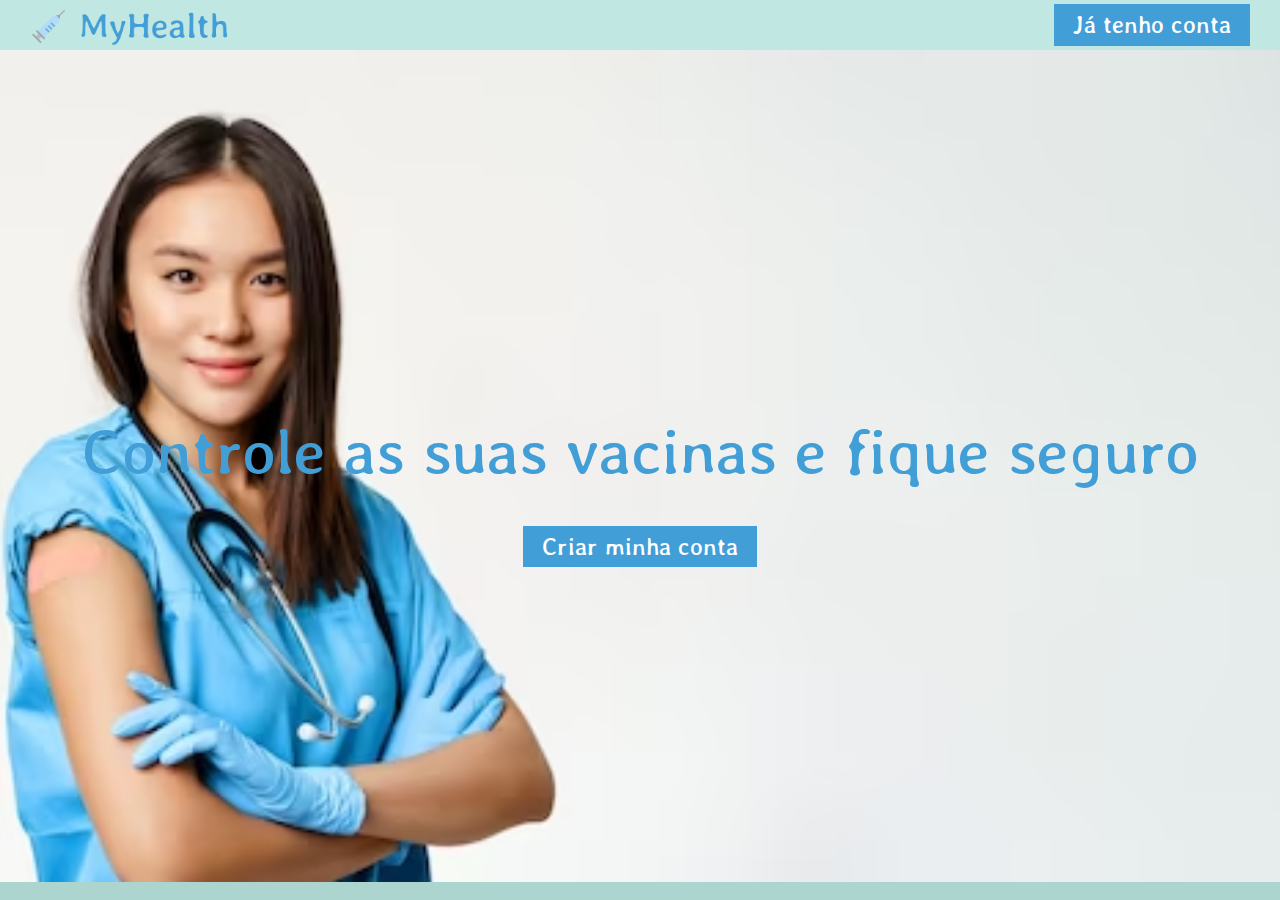
<file: index.html>
<!DOCTYPE html>
<html>

<head>
  <title>MyHealth</title>
  <!-- Definindo o estilo da página e fontes -->
  <link rel="stylesheet" href="styleIndex.css">
  <link rel="preconnect" href="https://fonts.googleapis.com">
  <link rel="preconnect" href="https://fonts.gstatic.com" crossorigin>
  <link href="https://fonts.googleapis.com/css2?family=Averia+Libre:wght@300&display=swap" rel="stylesheet">
</head>

<body>
   <nav>     <!-- Barra de navegação -->
    <img id= "logo"src="Imagens/logo.png" alt="MyHealth">
    <a class="button" href="/entrar.html">Já tenho conta</a>
  </nav>

  <main>
    <div class="container image-background">
      <h1>Controle as suas vacinas e fique seguro</h1>
      <div>
        <a class="button" href="/criarConta.html">Criar minha conta</a>
      </div>
    </div>
  </main>
  
</body>
</html>
</file>
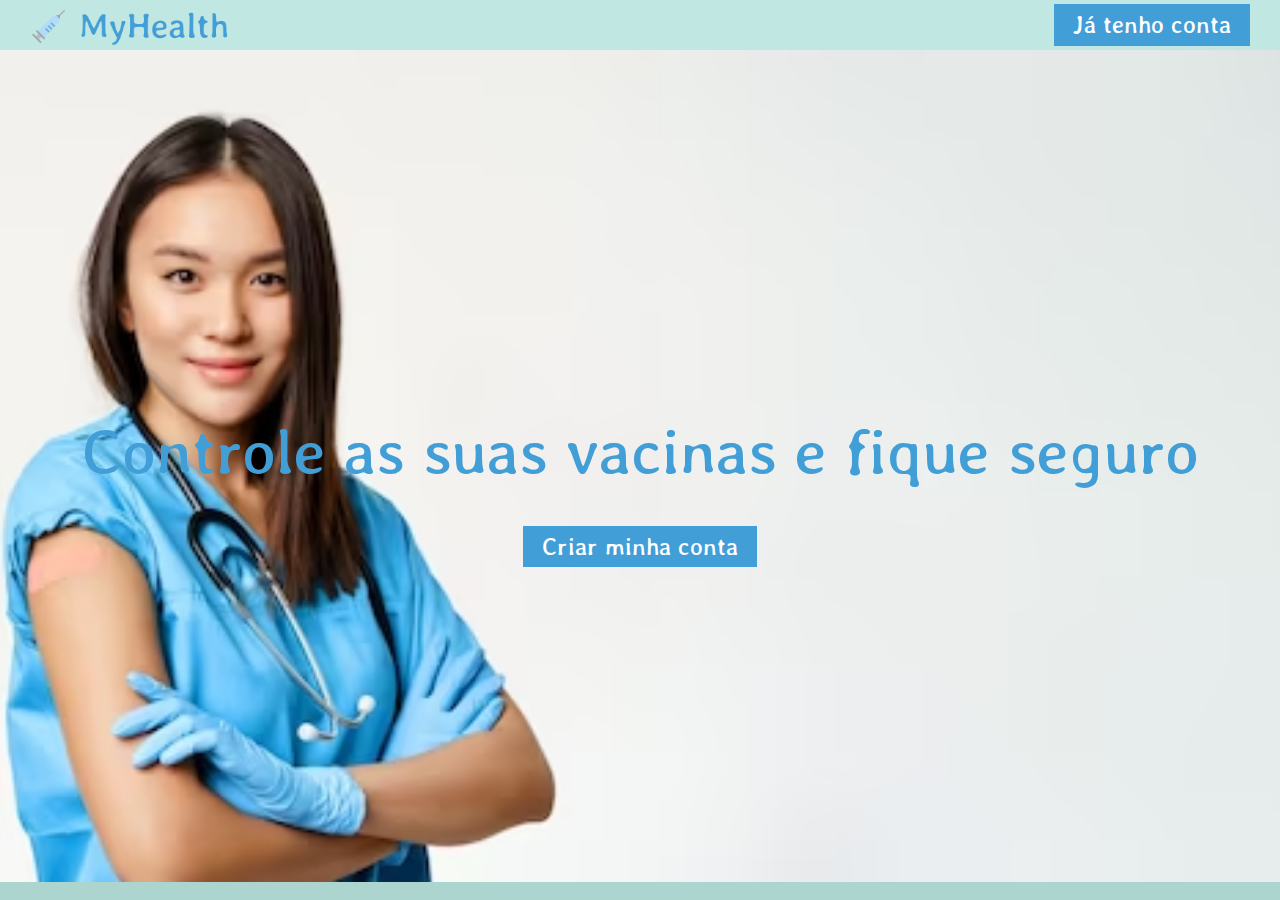
<file: src/index.html>
<!DOCTYPE html>
<html>
  <head>
    <title>MyHealth</title>
    <!-- Definindo o estilo da página e fontes -->
    <link type="image/png" sizes="32x32" rel="icon" href="../src/Imagens/iconVirus.ico.png">
    <link rel="stylesheet" href="styleIndex.css" />
    <link rel="preconnect" href="https://fonts.googleapis.com" />
    <link rel="preconnect" href="https://fonts.gstatic.com" crossorigin />
    <link
      href="https://fonts.googleapis.com/css2?family=Averia+Libre:wght@300&display=swap"
      rel="stylesheet" />
  </head>

  <body>
    <nav>
      <!-- Barra de navegação -->
      <img id="logo" src="Imagens/logo.png" alt="MyHealth" />
      <a id="btnEntrar" class="button" href="/src/entrar.html">Já tenho conta</a>
    </nav>

    <main>
      <div class="container image-background">
        <h1>Controle as suas vacinas e fique seguro</h1>
        <div>
          <a class="button" href="/src/criarConta.html">Criar minha conta</a>
        </div>

      </div>

    </main>

  </body>

</html>
</file>
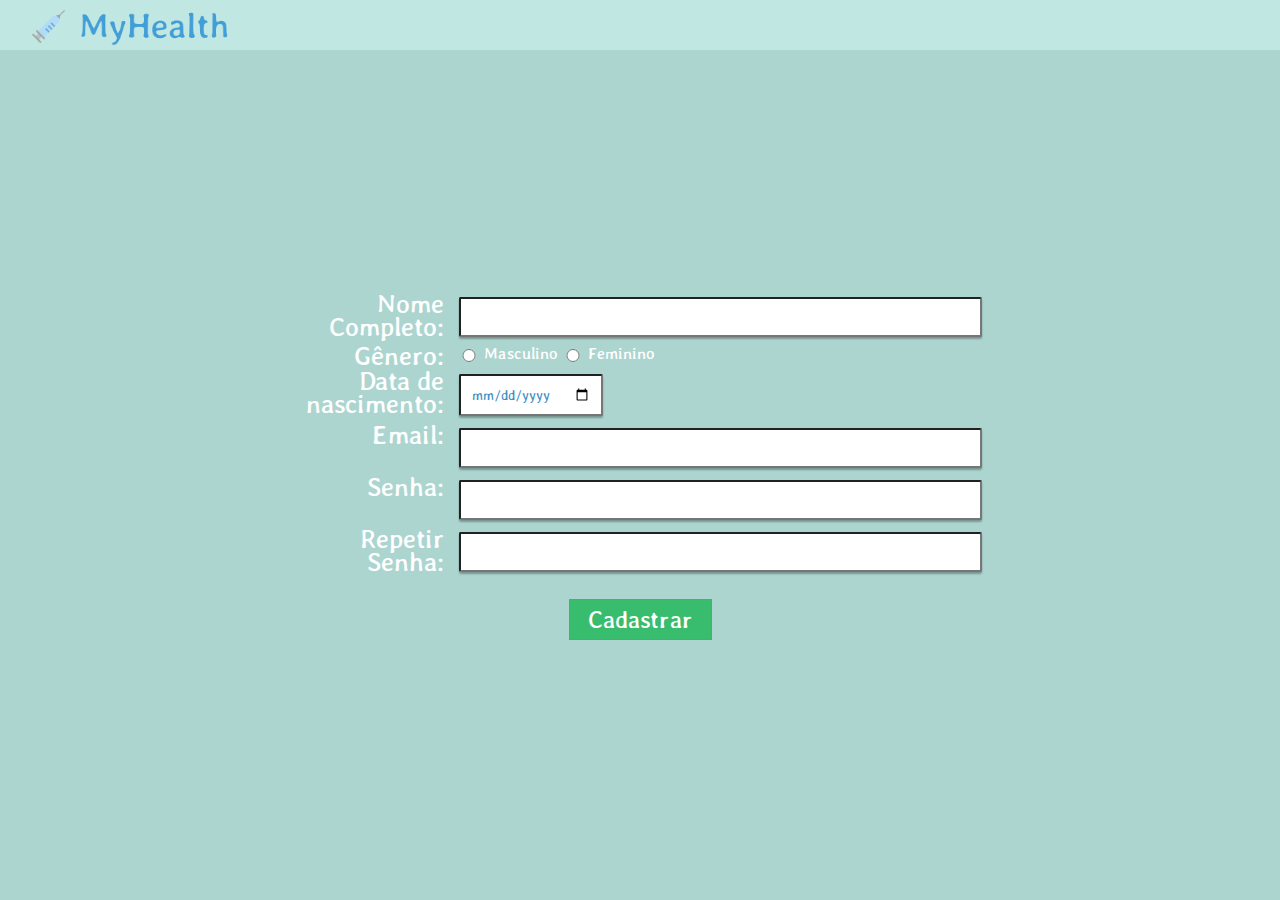
<file: criarConta.html>
<!DOCTYPE html>
<html>

<head>
  <title>MyHealth</title>
  <link rel="stylesheet" href="styleIndex.css">
  <link rel="preconnect" href="https://fonts.googleapis.com">
  <link rel="preconnect" href="https://fonts.gstatic.com" crossorigin>
  <link href="https://fonts.googleapis.com/css2?family=Averia+Libre:wght@300&display=swap" rel="stylesheet">
</head>

<body>

  <nav>
    <img id= "logo"src="Imagens/logo.png" alt="MyHealth">
  </nav>

  <main>

    <div class="container">
      <form class="form">
        
        <div class="form-input">
          <label class="label" for="txtNome">Nome Completo:</label>
          <input class="input" id="txtNome" type="text" name="nome">
        </div>

        <div class="form-input">
          <label class="label" for="radioGenero">Gênero: </label>
          <input class="input" type="radio" id="rbMasculino" name="tipo" value="Masculino" >
          <label>Masculino</label>
  
          <input class="input" type="radio" id="rbFeminino" name="tipo" value="Feminino" >
          <label>Feminino</label>
        </div>

        <div class="form-input">
          <label class="label" for="dataNascimento" >Data de nascimento: </label>
          <input class="input" type="date" id="calDataNasc" name="dataNascimento">
        </div>

        <div class="form-input">
          <label class="label" for="txtEmail">Email: </label>
          <input class="input" type="email" id="txtEmail" name="email">  
        </div>          
        
        <div class="form-input">
          <label class="label" for="txtPassword">Senha: </label>
          <input class="input" type="password" id="txtPassword" name="password">
        </div>

        <div class="form-input">
          <label class="label" for="txtPassword">Repetir Senha:</label>
          <input class="input" type="password" id="txtPassword" name="password">
        </div>

            <!--type="submit" na segunda parte do projeto -->
        <div class="align-center">
          <a href="home.html" class="button button-green">Cadastrar</a>
        </div>
        
    </form>
    </div>

  </main>
</body>
</html>
</file>
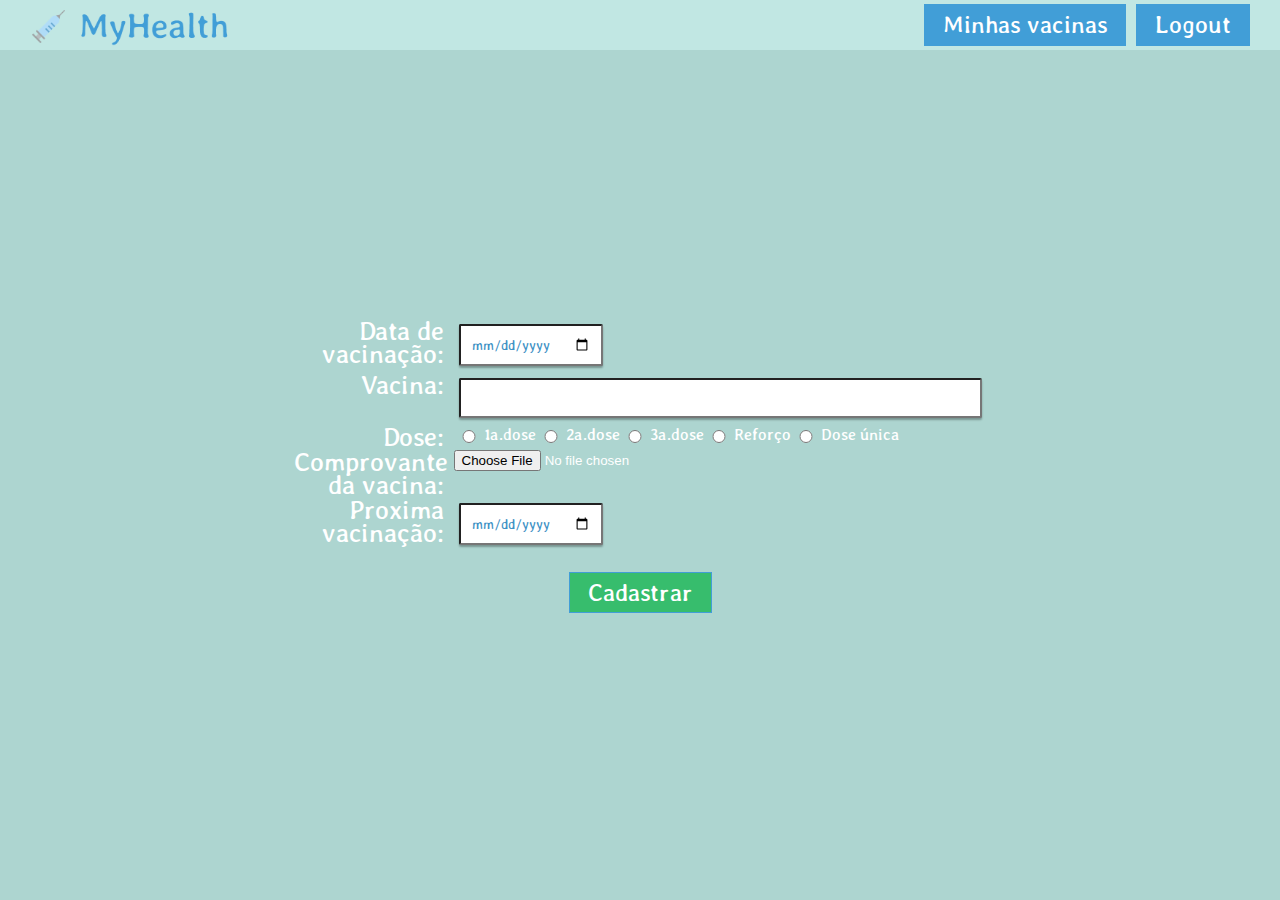
<file: editarvacina.html>
<!DOCTYPE html>
<html>

<head>
  <title>MyHealth</title>
  <link rel="stylesheet" href="styleIndex.css">
  <link rel="preconnect" href="https://fonts.googleapis.com">
  <link rel="preconnect" href="https://fonts.gstatic.com" crossorigin>
  <link href="https://fonts.googleapis.com/css2?family=Averia+Libre:wght@300&display=swap" rel="stylesheet">
</head>

<body>

  <nav>
    <img id= "logo"src="Imagens/logo.png" alt="MyHealth">
    <div class="buttons-nav">
      <a class="button" hred="/home.html">Minhas vacinas</a>
      <a class="button" href="/index.html">Logout</a>
    </div>
  </nav>

  <main>

    <div class="container">
      <form class="form"> 

        <div class="form-input">
          <label class="label" for="dataVacinacao">Data de vacinação: </label>
          <input class="input" type="date" id="calDataVax" name="dataVacinacao">
        </div>

        <div class="form-input">
          <label class="label" for="nomeVacina">Vacina: </label>
          <input class="input" id="txtVacina" type="text" name="nomeVacina">
        </div>
        
        <div class="form-input">
          <label class="label" for="radioGenero">Dose: </label>
          <input class="input" type="radio" id="rb1Dose" name="tipo" value="1Dose" >
          <label>1a.dose</label>
  
          <input class="input" type="radio" id="rb2Dose" name="tipo" value="2Dose" >
          <label>2a.dose</label>

          <input class="input" type="radio" id="rb3Dose" name="tipo" value="3Dose" >
          <label>3a.dose</label>

          <input class="input" type="radio" id="rbReforco" name="tipo" value="Reforco" >
          <label>Reforço</label>

          <input class="input" type="radio" id="rbUnica" name="tipo" value="Unica" >
          <label>Dose única</label>
        </div>

        <div class="form-input">
          <label class="label" for="txtComprovante">Comprovante da vacina: </label>
          <input type="file" id="img" name="img" accept="image/*">
        </div>

        <div class="form-input">
          <label class="label" for="dataProxVax" >Proxima vacinação: </label>
          <input class="input" type="date" id="calProxVax" name="dataProxVax">
        </div>

        <!--type="submit" na segunda parte do projeto -->
        <div class="align-center">
          <a href="home.html" class="button button-green">Cadastrar</a>
        </div>

    </form>
    </div>

  </main>
</body>
</html>
</file>
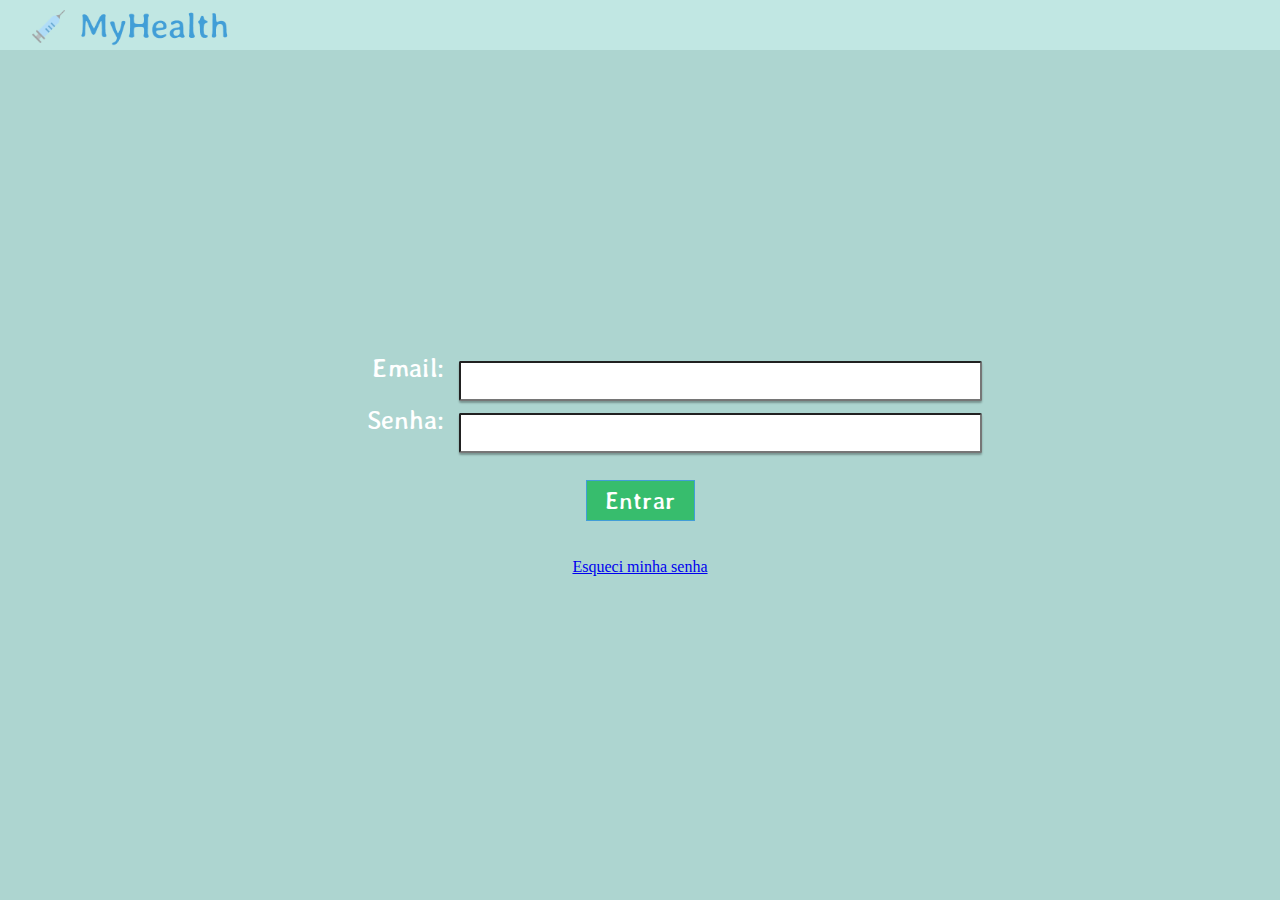
<file: entrar.html>
<!DOCTYPE html>
<html>

<head>
  <title>MyHealth</title>
  <link rel="stylesheet" href="styleIndex.css">
  <link rel="preconnect" href="https://fonts.googleapis.com">
  <link rel="preconnect" href="https://fonts.gstatic.com" crossorigin>
  <link href="https://fonts.googleapis.com/css2?family=Averia+Libre:wght@300&display=swap" rel="stylesheet">
</head>

<body>
  
  <nav>
    <img id= "logo"src="Imagens/logo.png" alt="MyHealth">
  </nav>
  
  <main>
    
    <div class="container">
      <form class="form">

        <div class="form-input">
          <label class="label" for="txtEmail">Email: </label>
          <input class="input" type="email" id="txtEmail" name="email">  
        </div>          
        
        <div class="form-input">
          <label class="label" for="txtPassword">Senha: </label>
          <input class="input" type="password" id="txtPassword" name="password">
        </div>
        
        <div class="align-center">
          <button class="button button-green" type="submit">Entrar</button>
        </div>

        <div class="align-center linkRecuperar">
          <a href="/recuperarConta.html">Esqueci minha senha</a>  
        </div>

    </form>
    </div>

  </main>
</body>
</html>
</file>
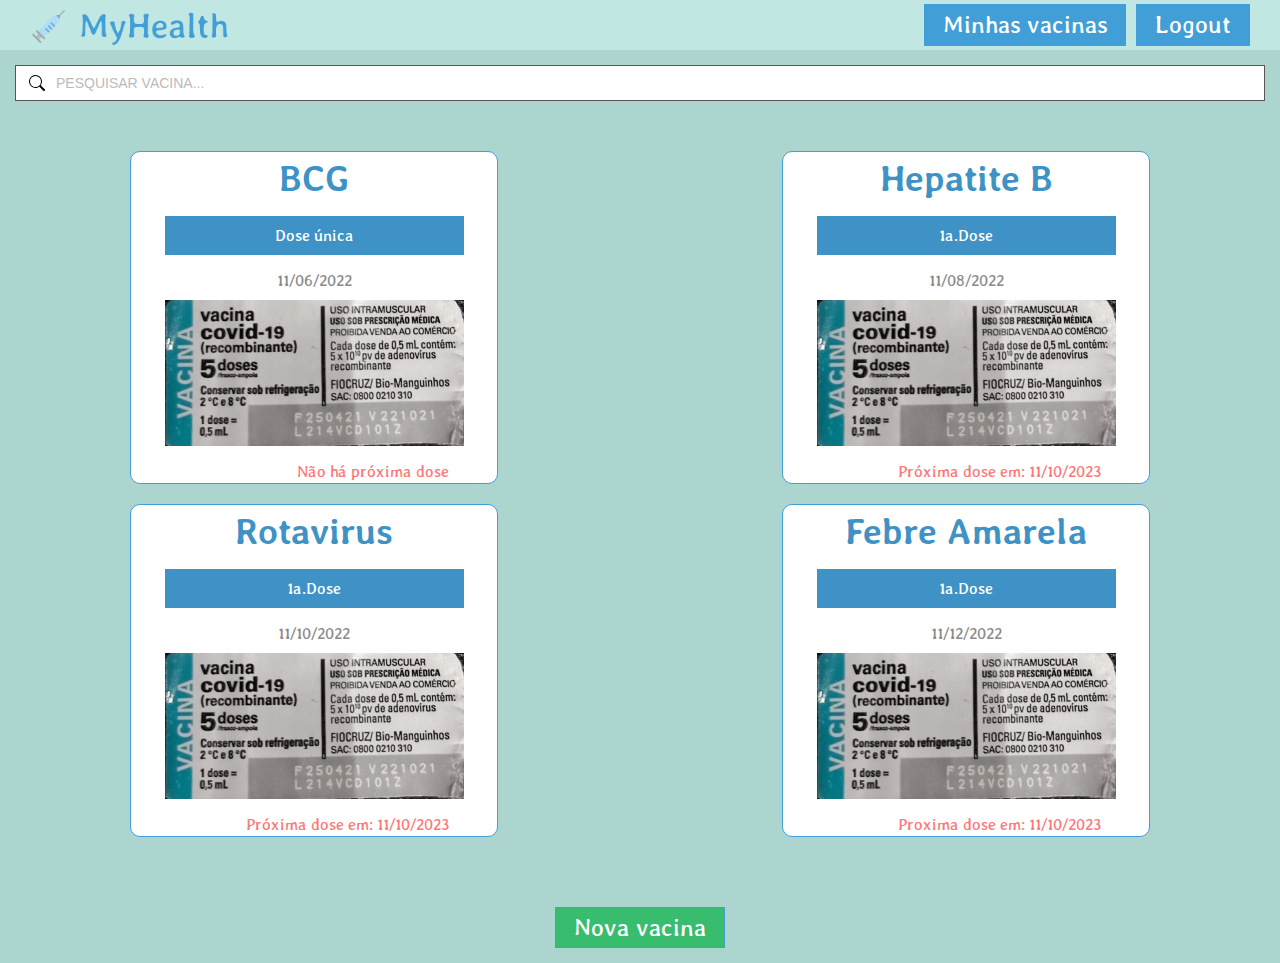
<file: home.html>
<!DOCTYPE html>
<html>

<head>
  <title>MyHealth</title>
  <!-- Definindo o estilo da página e fontes -->
  <link rel="stylesheet" href="styleIndex.css">
  <link rel="preconnect" href="https://fonts.googleapis.com">
  <link rel="preconnect" href="https://fonts.gstatic.com" crossorigin>
  <link href="https://fonts.googleapis.com/css2?family=Averia+Libre:wght@300&display=swap" rel="stylesheet">
</head>

<body>
   <nav>     <!-- Barra de navegação -->
    <img id= "logo"src="Imagens/logo.png" alt="MyHealth">
    <div class="buttons-nav">
      <a class="button" hred="/home.html">Minhas vacinas</a>
      <a class="button" href="/index.html">Logout</a>
    </div>
  </nav>
  
  <main>
    <div class="inputsearch">
      <input class="nosubmit" type="search" placeholder="PESQUISAR VACINA...">
    </div>

    <div class="container-vacinas">
      <div class="cardvacina button">
        <a href="editarvacina.html">
          <h5>BCG</h5>
          <p>Dose única</p>
          <span class="vaxdata">11/06/2022</span>
          <img id= "imgcomprovantevacina" src="/Imagens/image-comprovante.png" alt="Comprovante de Vacina">
          <span class="proxvax">Não há próxima dose</span>
        </a>
      </div>
      
      <div class="cardvacina button">
        <a href="editarvacina.html">
          <h5>Hepatite B</h5>
          <p>1a.Dose</p>
          <span class="vaxdata">11/08/2022</span>
          <img id= "imgcomprovantevacina" src="/Imagens/image-comprovante.png" alt="Comprovante de Vacina">
          <span class="proxvax">Próxima dose em: 11/10/2023</span>
        </a>
      </div>

        <div class="cardvacina button">
          <a href="editarvacina.html">
            <h5>Rotavirus</h5>
            <p>1a.Dose</p>
            <span class="vaxdata">11/10/2022</span>
            <img id= "imgcomprovantevacina" src="/Imagens/image-comprovante.png" alt="Comprovante de Vacina">
            <span class="proxvax">Próxima dose em: 11/10/2023</span>
          </a>
        </div>

        <div class="cardvacina button">
          <a href="editarvacina.html">
            <h5>Febre Amarela</h5>
            <p>1a.Dose</p>
            <span class="vaxdata">11/12/2022</span>
            <img id= "imgcomprovantevacina" src="/Imagens/image-comprovante.png" alt="Comprovante de Vacina">
            <span class="proxvax">Proxima dose em: 11/10/2023</span>
          </a>
        </div>
    </div>

    <div class="button-novavax">
      <a class="button button-green" href="/newVax.html">Nova vacina</a>  
    </div>

  </main>
  
</body>
</html>
</file>
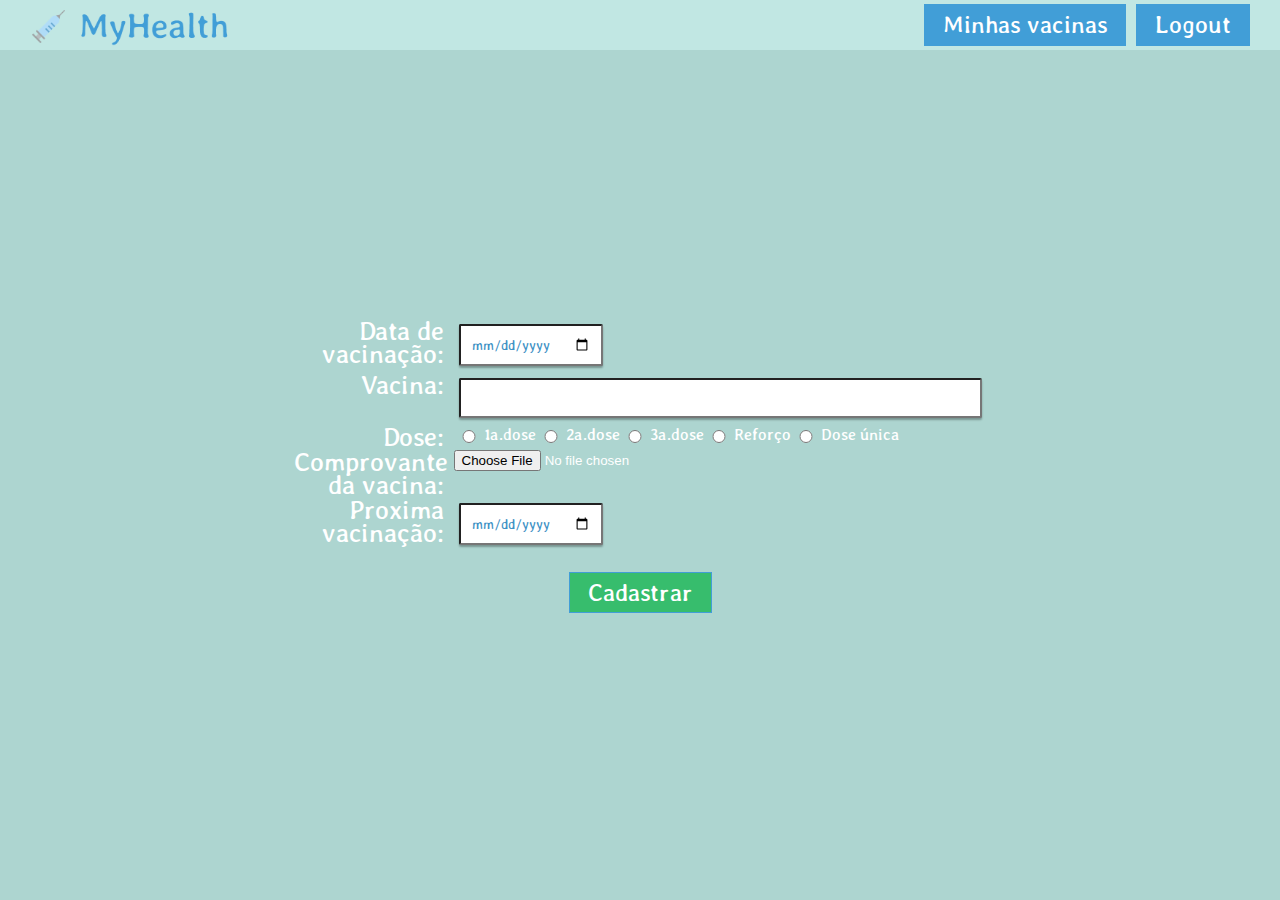
<file: newVax.html>
<!DOCTYPE html>
<html>

<head>
  <title>MyHealth</title>
  <link rel="stylesheet" href="styleIndex.css">
  <link rel="preconnect" href="https://fonts.googleapis.com">
  <link rel="preconnect" href="https://fonts.gstatic.com" crossorigin>
  <link href="https://fonts.googleapis.com/css2?family=Averia+Libre:wght@300&display=swap" rel="stylesheet">
</head>

<body>

  <nav>
    <img id= "logo"src="Imagens/logo.png" alt="MyHealth">
    <div class="buttons-nav">
      <a class="button" href="/home.html">Minhas vacinas</a>
      <a class="button" href="/index.html">Logout</a>
    </div> 
  </nav>

  <main>

    <div class="container">
      <form class="form"> 

        <div class="form-input">
          <label class="label" for="dataVacinacao">Data de vacinação: </label>
          <input class="input" type="date" id="calDataVax" name="dataVacinacao">
        </div>

        <div class="form-input">
          <label class="label" for="nomeVacina">Vacina: </label>
          <input class="input" id="txtVacina" type="text" name="nomeVacina">
        </div>
        
        <div class="form-input">
          <label class="label" for="radioGenero">Dose: </label>
          <input class="input" type="radio" id="rb1Dose" name="tipo" value="1Dose" >
          <label>1a.dose</label>
  
          <input class="input" type="radio" id="rb2Dose" name="tipo" value="2Dose" >
          <label>2a.dose</label>

          <input class="input" type="radio" id="rb3Dose" name="tipo" value="3Dose" >
          <label>3a.dose</label>

          <input class="input" type="radio" id="rbReforco" name="tipo" value="Reforco" >
          <label>Reforço</label>

          <input class="input" type="radio" id="rbUnica" name="tipo" value="Unica" >
          <label>Dose única</label>
        </div>

        <div class="form-input">
          <label class="label" for="txtComprovante">Comprovante da vacina: </label>
          <input type="file" id="img" name="img" accept="image/*">
        </div>

        <div class="form-input">
          <label class="label" for="dataProxVax" >Proxima vacinação: </label>
          <input class="input" type="date" id="calProxVax" name="dataProxVax">
        </div>

        <div class="align-center">
          <a href="home.html" class="button button-green">Cadastrar</a>  <!--type="submit" na segunda parte do projeto -->
        </div>
        
      </form>
    </div>

  </main>
</body>
</html>
</file>
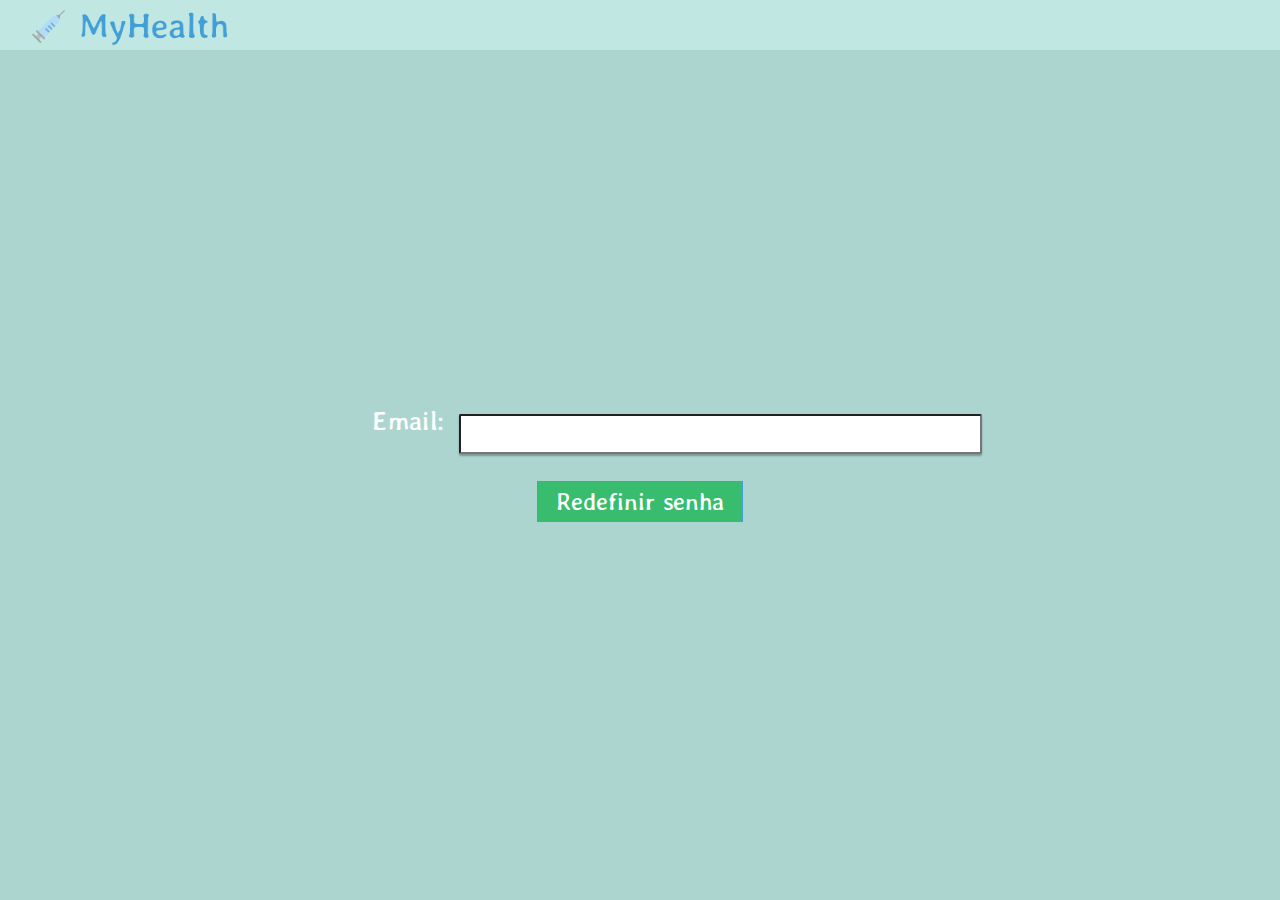
<file: recuperarConta.html>
<!DOCTYPE html>
<html>

<head>
  <title>MyHealth</title>
  <link rel="stylesheet" href="styleIndex.css">
  <link rel="preconnect" href="https://fonts.googleapis.com">
  <link rel="preconnect" href="https://fonts.gstatic.com" crossorigin>
  <link href="https://fonts.googleapis.com/css2?family=Averia+Libre:wght@300&display=swap" rel="stylesheet">
</head>

<body>

  <nav>
    <img id= "logo"src="Imagens/logo.png" alt="MyHealth">
  </nav>
  <main>

    <div class="container">
      <form class="form">

        <div class="form-input">
          <label class="label" for="txtEmail">Email: </label>
          <input class="input" type="email" id="txtEmail" name="email">  
        </div>     

        <div class="align-center">
          <button class="button button-green" type="submit">Redefinir senha</button>
        </div>
    </form>
    </div>
  </main>
</body>
</html>
</file>
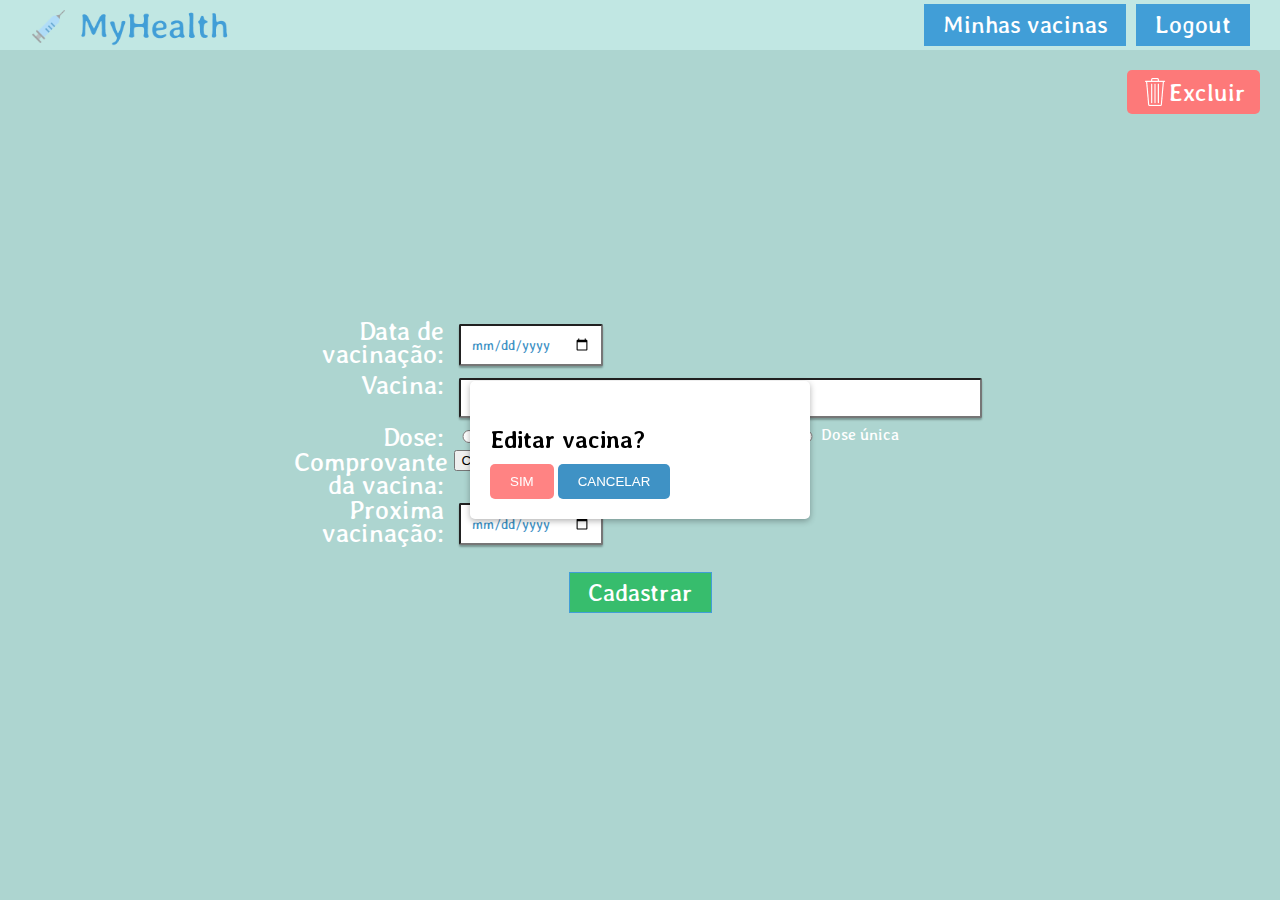
<file: src/editarvacina.html>
<!DOCTYPE html>
<html>
  <head>
    <title>MyHealth</title>
    <link type="image/png" sizes="32x32" rel="icon" href="../src/Imagens/iconVirus.ico.png">
    <link rel="stylesheet" href="styleIndex.css" />
    <link rel="preconnect" href="https://fonts.googleapis.com" />
    <link rel="preconnect" href="https://fonts.gstatic.com" crossorigin />
    <link
      href="https://fonts.googleapis.com/css2?family=Averia+Libre:wght@300&display=swap"
      rel="stylesheet" />
  </head>

  <body>
    <nav>
      <img id="logo" src="Imagens/logo.png" alt="MyHealth" />
      <div class="buttons-nav">
        <a class="button" hred="/home.html">Minhas vacinas</a>
        <a class="button" href="/src/index.html">Logout</a>
      </div>
    </nav>

    <main>
      <div class="container">
        <form class="form">
          <button class="button button-red">
            <img src="Imagens/trash2.png" alt="ÍconeLixo" />Excluir
          </button>

          <div class="form-input">
            <label class="label" for="dataVacinacao">Data de vacinação: </label>
            <input
              class="input"
              type="date"
              id="calDataVax"
              name="dataVacinacao" />
          </div>

          <div class="form-input">
            <label class="label" for="nomeVacina">Vacina: </label>
            <input class="input" id="txtVacina" type="text" name="nomeVacina" />
          </div>

          <div class="form-input">
            <label class="label" for="radioGenero">Dose: </label>
            <input
              class="input"
              type="radio"
              id="rb1Dose"
              name="tipo"
              value="1Dose" />
            <label>1a.dose</label>

            <input
              class="input"
              type="radio"
              id="rb2Dose"
              name="tipo"
              value="2Dose" />
            <label>2a.dose</label>

            <input
              class="input"
              type="radio"
              id="rb3Dose"
              name="tipo"
              value="3Dose" />
            <label>3a.dose</label>

            <input
              class="input"
              type="radio"
              id="rbReforco"
              name="tipo"
              value="Reforco" />
            <label>Reforço</label>

            <input
              class="input"
              type="radio"
              id="rbUnica"
              name="tipo"
              value="Unica" />
            <label>Dose única</label>
          </div>

          <div class="form-input">
            <label class="label" for="txtComprovante"
              >Comprovante da vacina:
            </label>
            <input type="file" id="img" name="img" accept="image/*" />
          </div>

          <div class="form-input">
            <label class="label" for="dataProxVax">Proxima vacinação: </label>
            <input
              class="input"
              type="date"
              id="calProxVax"
              name="dataProxVax" />
          </div>

          <div id="popup" class="popup">
            <!-- Conteúdo do popup -->
            <h3>Editar vacina?</h3>
            <button id="btnSim">SIM</button>
            <button id="btnCancelar">CANCELAR</button>
          </div>
          <!--type="submit" na segunda parte do projeto -->
          <div class="align-center">
            <a href="#" class="button button-green" id="btnCadastrar"
              >Cadastrar</a
            >
          </div>
        </form>
      </div>
      <script src="script.js"></script>
    </main>
  </body>
</html>
</file>
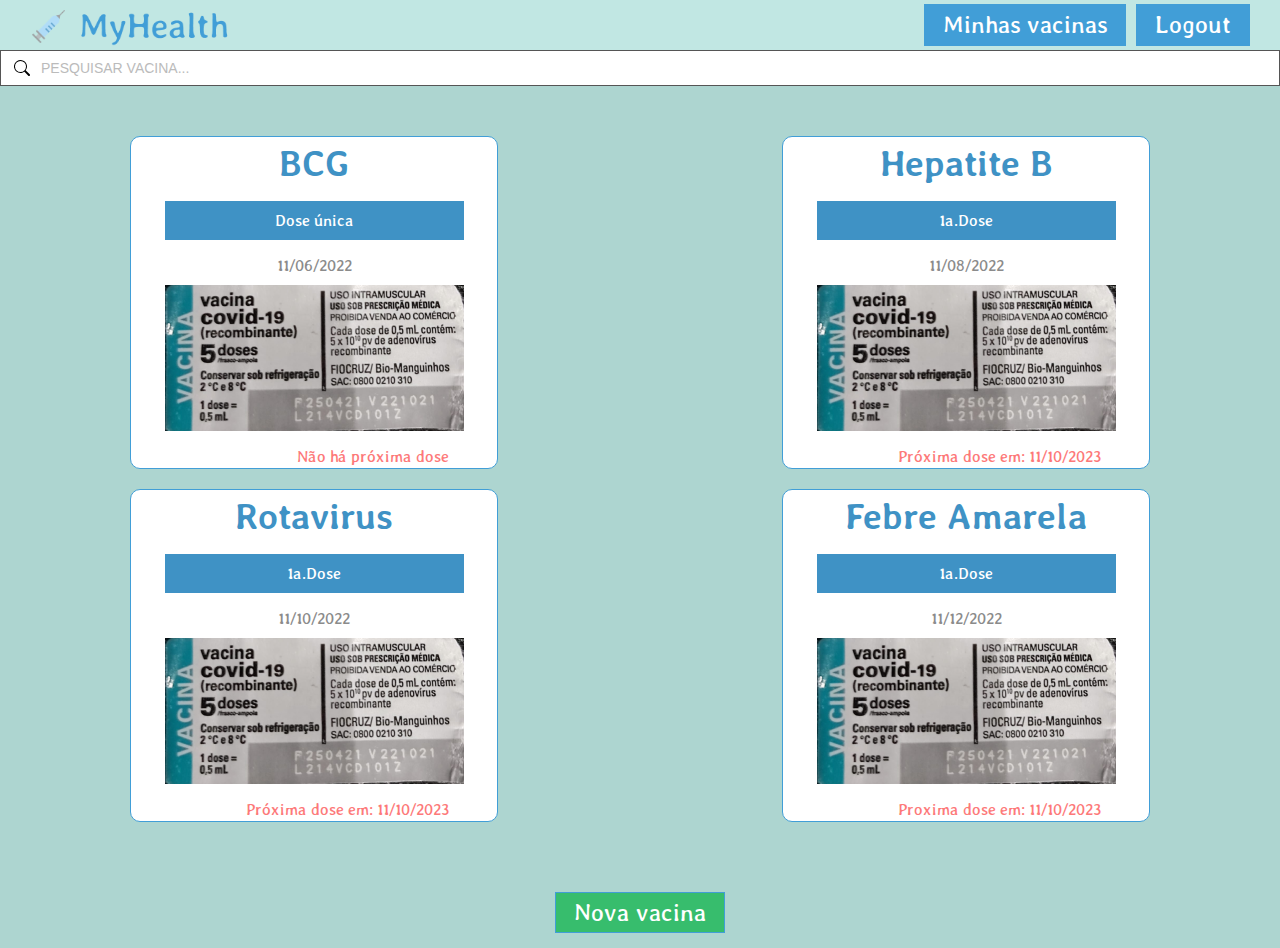
<file: src/home.html>
<!DOCTYPE html>
<html>
  <head>
    <title>MyHealth</title>
    <!-- Definindo o estilo da página e fontes -->
    <link type="image/png" sizes="32x32" rel="icon" href="../src/Imagens/iconVirus.ico.png">
    <link rel="stylesheet" href="styleIndex.css" />
    <link rel="preconnect" href="https://fonts.googleapis.com" />
    <link rel="preconnect" href="https://fonts.gstatic.com" crossorigin />
    <link
      href="https://fonts.googleapis.com/css2?family=Averia+Libre:wght@300&display=swap"
      rel="stylesheet" />
  </head>

  <body>
    <nav>
      <!-- Barra de navegação -->
      <img id="logo" src="Imagens/logo.png" alt="MyHealth" />
      <div class="buttons-nav">
        <a class="button" hred="/home.html">Minhas vacinas</a>
        <a class="button" href="/src/index.html">Logout</a>
      </div>
    </nav>

    <main>
      <div class="inputSearch">
        <input id="barraPesquisa"class="nosubmit" type="search" placeholder="PESQUISAR VACINA..." />
      </div>

      <div class="container-vacinas">
        <div class="cardvacina button">
          <a href="editarvacina.html">
            <h5>BCG</h5>
            <p>Dose única</p>
            <span class="vaxdata">11/06/2022</span>
            <img
              id="imgcomprovantevacina"
              src="Imagens/image-comprovante.png"
              alt="Comprovante de Vacina" />
            <span class="proxvax">Não há próxima dose</span>
          </a>
        </div>

        <div class="cardvacina button">
          <a href="editarvacina.html">
            <h5>Hepatite B</h5>
            <p>1a.Dose</p>
            <span class="vaxdata">11/08/2022</span>
            <img
              id="imgcomprovantevacina"
              src="Imagens/image-comprovante.png"
              alt="Comprovante de Vacina" />
            <span class="proxvax">Próxima dose em: 11/10/2023</span>
          </a>
        </div>

        <div class="cardvacina button">
          <a href="editarvacina.html">
            <h5>Rotavirus</h5>
            <p>1a.Dose</p>
            <span class="vaxdata">11/10/2022</span>
            <img
              id="imgcomprovantevacina"
              src="Imagens/image-comprovante.png"
              alt="Comprovante de Vacina" />
            <span class="proxvax">Próxima dose em: 11/10/2023</span>
          </a>
        </div>

        <div class="cardvacina button">
          <a href="editarvacina.html">
            <h5>Febre Amarela</h5>
            <p>1a.Dose</p>
            <span class="vaxdata">11/12/2022</span>
            <img
              id="imgcomprovantevacina"
              src="Imagens/image-comprovante.png"
              alt="Comprovante de Vacina" />
            <span class="proxvax">Proxima dose em: 11/10/2023</span>
          </a>
        </div>
      </div>

      <div class="button-novavax">
        <a class="button button-green" href="/src/newVax.html">Nova vacina</a>
      </div>

      <script>
        const searchInput = document.getElementById("barraPesquisa");
        searchInput.addEventListener("input", handleSearch);

      
      </script>
    </main>
  </body>
</html>
</file>
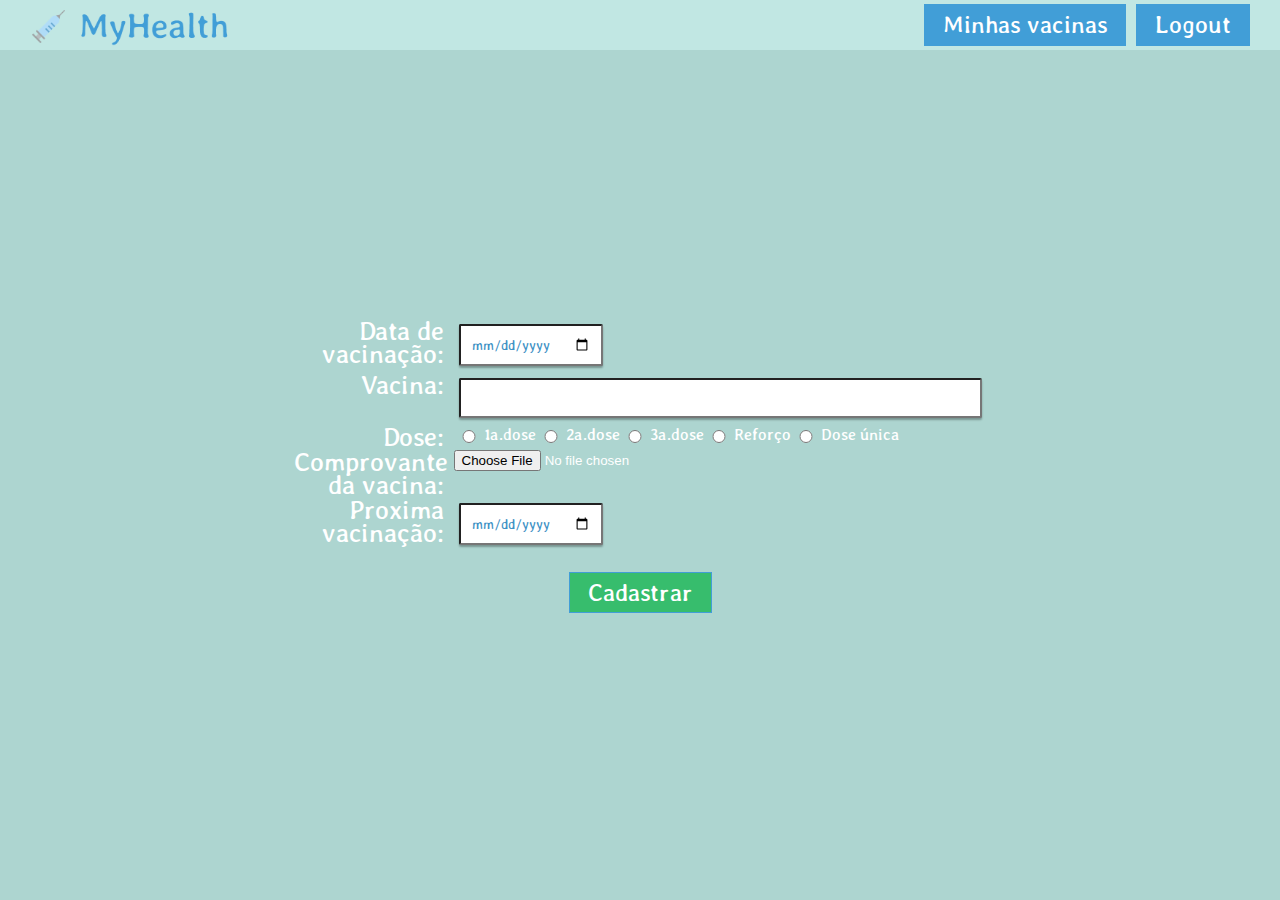
<file: src/newVax.html>
<!DOCTYPE html>
<html>
  <head>
    <title>MyHealth</title>
    <link type="image/png" sizes="32x32" rel="icon" href="../src/Imagens/iconVirus.ico.png">
    <link rel="stylesheet" href="styleIndex.css" />
    <link rel="preconnect" href="https://fonts.googleapis.com" />
    <link rel="preconnect" href="https://fonts.gstatic.com" crossorigin />
    <link
      href="https://fonts.googleapis.com/css2?family=Averia+Libre:wght@300&display=swap"
      rel="stylesheet" />
  </head>

  <body>
    <nav>
      <img id="logo" src="Imagens/logo.png" alt="MyHealth" />
      <div class="buttons-nav">
        <a class="button" href="/src/home.html">Minhas vacinas</a>
        <a class="button" href="/src/index.html">Logout</a>
      </div>
    </nav>

    <main>
      <div class="container">
        <form class="form">
          <div class="form-input">
            <label class="label" for="dataVacinacao">Data de vacinação: </label>
            <input
              class="input"
              type="date"
              id="calDataVax"
              name="dataVacinacao" />
          </div>

          <div class="form-input">
            <label class="label" for="nomeVacina">Vacina: </label>
            <input class="input" id="txtVacina" type="text" name="nomeVacina" />
          </div>

          <div class="form-input">
            <label class="label" for="radioGenero">Dose: </label>
            <input
              class="input"
              type="radio"
              id="rb1Dose"
              name="tipo"
              value="1Dose" />
            <label>1a.dose</label>

            <input
              class="input"
              type="radio"
              id="rb2Dose"
              name="tipo"
              value="2Dose" />
            <label>2a.dose</label>

            <input
              class="input"
              type="radio"
              id="rb3Dose"
              name="tipo"
              value="3Dose" />
            <label>3a.dose</label>

            <input
              class="input"
              type="radio"
              id="rbReforco"
              name="tipo"
              value="Reforco" />
            <label>Reforço</label>

            <input
              class="input"
              type="radio"
              id="rbUnica"
              name="tipo"
              value="Unica" />
            <label>Dose única</label>
          </div>

          <div class="form-input">
            <label class="label" for="txtComprovante"
              >Comprovante da vacina:
            </label>
            <input type="file" id="img" name="img" accept="image/*" />
          </div>

          <div class="form-input">
            <label class="label" for="dataProxVax">Proxima vacinação: </label>
            <input
              class="input"
              type="date"
              id="calProxVax"
              name="dataProxVax" />
          </div>

          <div class="align-center">
            <a id ="btnCadastrarVacina" class="button button-green">Cadastrar</a>
          </div>
        </form>
      </div>
      <script src="novaVacina.js"></script>
    </main>
  </body>
</html>
</file>
<file: styleIndex.css>
body{
  background: #ADD5D0;
  margin: 0px;
}
nav{
  background: #C1E7E3;
  justify-content: space-between;
  display: flex;
  padding: 4px 30px;
}
#logo{
  width: 200px;
}
.button{
  background: #419ED7;
  border: 1px solid #419ED7;
  font-family: 'Averia Libre';
  font-style: normal;
  font-weight: 400;
  font-size: 24px;
  line-height: 29px;
  text-align: center;
  padding: 5px 18px;  
  color: #FFFFFF;
  text-decoration: none;
}
.button-green{
  background: #37BD6D;
  margin-top: 20px; /* Adiciona uma margem superior para separar o botão do formulário */
  align-self: center; /* Centraliza horizontalmente o botão */
  display: block; /* Define o botão como um elemento de bloco */
}
.button-red{
  background-color: #FD7979;;
  color: white;
  border: none;
  padding: 5px 10px;
  margin-top: 10px;
  cursor: pointer;
}
.button:hover {
  box-shadow: 0 12px 16px 0 rgba(0,0,0,0.24), 0 17px 50px 0 rgba(0,0,0,0.19);
}
h1{
  font-family: 'Averia Libre';
  font-style: normal;
  font-weight: 400;
  font-size: 64px;
  line-height: 76px;
  text-align: center;
  color: #419ED7;
}
.container {
  display: flex;
  flex-direction:column;
  align-items: center;
  min-height: 92.5vh;
  justify-content: center;
}
.image-background {
  background: url(Imagens/background-vacina.png), #829896;
  background-position: center;
  background-repeat: no-repeat;
  background-size: cover;
}
.label{
  font-family: 'Averia Libre';
  font-style: normal;
  font-weight: 400;
  font-size: 26px;
  line-height: 23px;
  /* identical to box height */
  color: #FFFFFF;
  margin-right: 10px; /* margem direita para separar a label do input */
  flex-shrink: 0; /* impede que a label encolha e mantenha seu tamanho original */
  text-align: right; /* alinha o texto da label à direita */
  width: 150px; /* define a largura da label */
}
.input{
    font-family: 'Averia Libre';
    font-style: normal;
    color: #3F92C5    ;
    background: #FFFFFF;
    width: 100%;
    margin: 5px;
    padding: 10px;
    border-radius: 2px;      
    margin-top: 5px;
    box-shadow: 0px 2px 2px rgba(0, 0, 0, 0.3);
  }
.input[type="radio"]{
  width: 20px;
  box-shadow: none;
}
.input[type="date"]{
  width: 120px;
}
.form{
  display:flex;
  flex-direction:column;
  min-width: 693px;
}
.form-input {
  font-family: 'Averia Libre';
  font-style: normal;
  color: white;
  display: flex;
  flex-direction: row;
  align-items: flex-start;
  margin-bottom: 2px;
}
.align-center{
  align-self: center;
}
.linkRecuperar{
  margin-top: 37px;
}
.buttons-nav{
  display: flex;
  gap: 10px;
}
input[type="search"] {
  border: none;
  background: white;
  margin: 0;
  padding: 7px 8px;
  font-size: 14px;
  color: inherit;
  border: 1px solid transparent;
  border-radius: inherit;
}

input[type="search"]::placeholder {
  color: #bbb;
}
input[type="search"]:focus {
  box-shadow: 0 0 3px 0 #1183d6;
  border-color: #1183d6;
  outline: none;
}
input.nosubmit {
  border: 1px solid #555;
  width: 100%;
  padding: 9px 4px 9px 40px;
  background: white url("data:image/svg+xml,%3Csvg xmlns='http://www.w3.org/2000/svg' width='16' height='16' class='bi bi-search' viewBox='0 0 16 16'%3E%3Cpath d='M11.742 10.344a6.5 6.5 0 1 0-1.397 1.398h-.001c.03.04.062.078.098.115l3.85 3.85a1 1 0 0 0 1.415-1.414l-3.85-3.85a1.007 1.007 0 0 0-.115-.1zM12 6.5a5.5 5.5 0 1 1-11 0 5.5 5.5 0 0 1 11 0z'%3E%3C/path%3E%3C/svg%3E") no-repeat 13px center;
}
.inputsearch{
  margin:15px;
}

.container-vacinas {
  display:flex;
  justify-content: space-between;
  margin: 40px 120px;
  flex-wrap: wrap;
}

.cardvacina {
  background-color: #FFFFFF;
  border-radius: 10px;
  width: 330px;
  height: 321px;
  display: flex;
  flex-direction: column;
  align-items: center;
  margin: 10px;
}
.cardvacina a {
  text-decoration: none;
}
.cardvacina h5 {
  font-family: 'Averia Libre';
  font-style: normal;
  color: #3F92C5;
  font-size: 36px;
  line-height: 43px;
  text-align: center;
  margin: 0;
}

.cardvacina p {
  font-size: 16px;
  color: white;
  background: #3F92C5;
  padding: 5px;
}

.vaxdata {
  color: #8B8B8B;
  display: block;
  font-weight: 400;
  font-size: 16px;
  line-height: 19px;
  margin: 10px;
}

.cardvacina img {
  margin-bottom: 10px;
  width: 299px;
  height: 146px
}

.proxvax {
  
 color: #FD7979;
  display: block;
  font-size: 16px;
  font-weight: bold;
  font-weight: 400;
  font-size: 16px;
  line-height: 19px;
  text-align: right;
  align-self: end;
  margin-right: 15px;
} 
.button-novavax{
  display: flex;
  justify-content: center;
  margin: 15px;
}
</file>
<file: src/styleIndex.css>
body {
  background: #add5d0;
  margin: 0px;
}
nav {
  background: #c1e7e3;
  justify-content: space-between;
  display: flex;
  padding: 4px 30px;
}
#logo {
  width: 200px;
}
.button {
  background: #419ed7;
  border: 1px solid #419ed7;
  font-family: "Averia Libre";
  font-style: normal;
  font-weight: 400;
  font-size: 24px;
  line-height: 29px;
  text-align: center;
  padding: 5px 18px;
  color: #ffffff;
  text-decoration: none;
}
.button-green {
  background: #37bd6d;
  margin-top: 20px; 
  align-self: center; 
  display: block; 
}
.button-red {
  position: absolute;
  width: 133px;
  height: 44px;
  background: #fd7979;
  color: white;
  border: none;
  border-radius: 5px;
  top: 70px;
  right: 20px;
  display: flex;
  align-items: center;
  justify-content: center;
}
.button:hover {
  box-shadow: 0 12px 16px 0 rgba(0, 0, 0, 0.24),
    0 17px 50px 0 rgba(0, 0, 0, 0.19);
}
h1 {
  font-family: "Averia Libre";
  font-style: normal;
  font-weight: 400;
  font-size: 64px;
  line-height: 76px;
  text-align: center;
  color: #419ed7;
}
.container {
  display: flex;
  flex-direction: column;
  align-items: center;
  min-height: 92.5vh;
  justify-content: center;
}
.image-background {
  background: url(Imagens/background-vacina.png); 
  background-position: center;
  background-repeat: no-repeat;
  background-size: cover;
}
.label {
  font-family: "Averia Libre";
  font-style: normal;
  font-weight: 400;
  font-size: 26px;
  line-height: 23px;
  /* identical to box height */
  color: #ffffff;
  margin-right: 10px; /* margem direita para separar a label do input */
  flex-shrink: 0; /* impede que a label encolha e mantenha seu tamanho original */
  text-align: right; /* alinha o texto da label à direita */
  width: 150px; /* define a largura da label */
}
.input {
  font-family: "Averia Libre";
  font-style: normal;
  color: #3f92c5;
  background: #ffffff;
  width: 100%;
  margin: 5px;
  padding: 10px;
  border-radius: 2px;
  margin-top: 5px;
  box-shadow: 0px 2px 2px rgba(0, 0, 0, 0.3);
}
.input[type="radio"] {
  width: 20px;
  box-shadow: none;
}
.input[type="date"] {
  width: 120px;
}
.form {
  display: flex;
  flex-direction: column;
  min-width: 693px;
}
.form-input {
  font-family: "Averia Libre";
  font-style: normal;
  color: white;
  display: flex;
  flex-direction: row;
  align-items: flex-start;
  margin-bottom: 2px;
}
.align-center {
  align-self: center;
}
.align-top {
  align-self: flex-end;
}
.linkRecuperar {
  margin-top: 37px;
}
.buttons-nav {
  display: flex;
  gap: 10px;
}
input[type="search"] {
  border: none;
  background: white;
  margin: 0;
  padding: 7px 8px;
  font-size: 14px;
  color: inherit;
  border: 1px solid transparent;
  border-radius: inherit;
}

input[type="search"]::placeholder {
  color: #bbb;
}
input[type="search"]:focus {
  box-shadow: 0 0 3px 0 #1183d6;
  border-color: #1183d6;
  outline: none;
}
input.nosubmit {
  border: 1px solid #555;
  width: 100%;
  padding: 9px 4px 9px 40px;
  background: white
    url("data:image/svg+xml,%3Csvg xmlns='http://www.w3.org/2000/svg' width='16' height='16' class='bi bi-search' viewBox='0 0 16 16'%3E%3Cpath d='M11.742 10.344a6.5 6.5 0 1 0-1.397 1.398h-.001c.03.04.062.078.098.115l3.85 3.85a1 1 0 0 0 1.415-1.414l-3.85-3.85a1.007 1.007 0 0 0-.115-.1zM12 6.5a5.5 5.5 0 1 1-11 0 5.5 5.5 0 0 1 11 0z'%3E%3C/path%3E%3C/svg%3E")
    no-repeat 13px center;
}
.inputsearch {
  margin: 15px;
}

.container-vacinas {
  display: flex;
  justify-content: space-between;
  margin: 40px 120px;
  flex-wrap: wrap;
}

.cardvacina {
  background-color: #ffffff;
  border-radius: 10px;
  width: 330px;
  height: 321px;
  display: flex;
  flex-direction: column;
  align-items: center;
  margin: 10px;
}
.cardvacina a {
  text-decoration: none;
}
.cardvacina h5 {
  font-family: "Averia Libre";
  font-style: normal;
  color: #3f92c5;
  font-size: 36px;
  line-height: 43px;
  text-align: center;
  margin: 0;
}

.cardvacina p {
  font-size: 16px;
  color: white;
  background: #3f92c5;
  padding: 5px;
}

.vaxdata {
  color: #8b8b8b;
  display: block;
  font-weight: 400;
  font-size: 16px;
  line-height: 19px;
  margin: 10px;
}

.cardvacina img {
  margin-bottom: 10px;
  width: 299px;
  height: 146px;
}

.proxvax {
  color: #fd7979;
  display: block;
  font-size: 16px;
  font-weight: bold;
  font-weight: 400;
  font-size: 16px;
  line-height: 19px;
  text-align: right;
  align-self: end;
  margin-right: 15px;
}
.button-novavax {
  display: flex;
  justify-content: center;
  margin: 15px;
}
.popup {
  font-family: "Averia Libre";
  position: fixed;
  top: 50%;
  left: 50%;
  transform: translate(-50%, -50%);
  width: 300px;
  background-color: #ffffff;
  padding: 20px;
  border-radius: 5px;
  box-shadow: 0 2px 6px rgba(0, 0, 0, 0.3);
}

.popup h3 {
  font-size: 24px;
  margin-bottom: 10px;
}

.popup p {
  margin-bottom: 20px;
}

.popup button {
  background-color: #ff0000;
  color: #ffffff;
  padding: 10px 20px;
  border: none;
  border-radius: 5px;
  cursor: pointer;
}
.popup button#btnSim {
  background-color: #ff8383;
  color: #ffffff;
}

.popup button#btnCancelar {
  background-color: #3f92c5;
  color: #ffffff;
}
</file>
